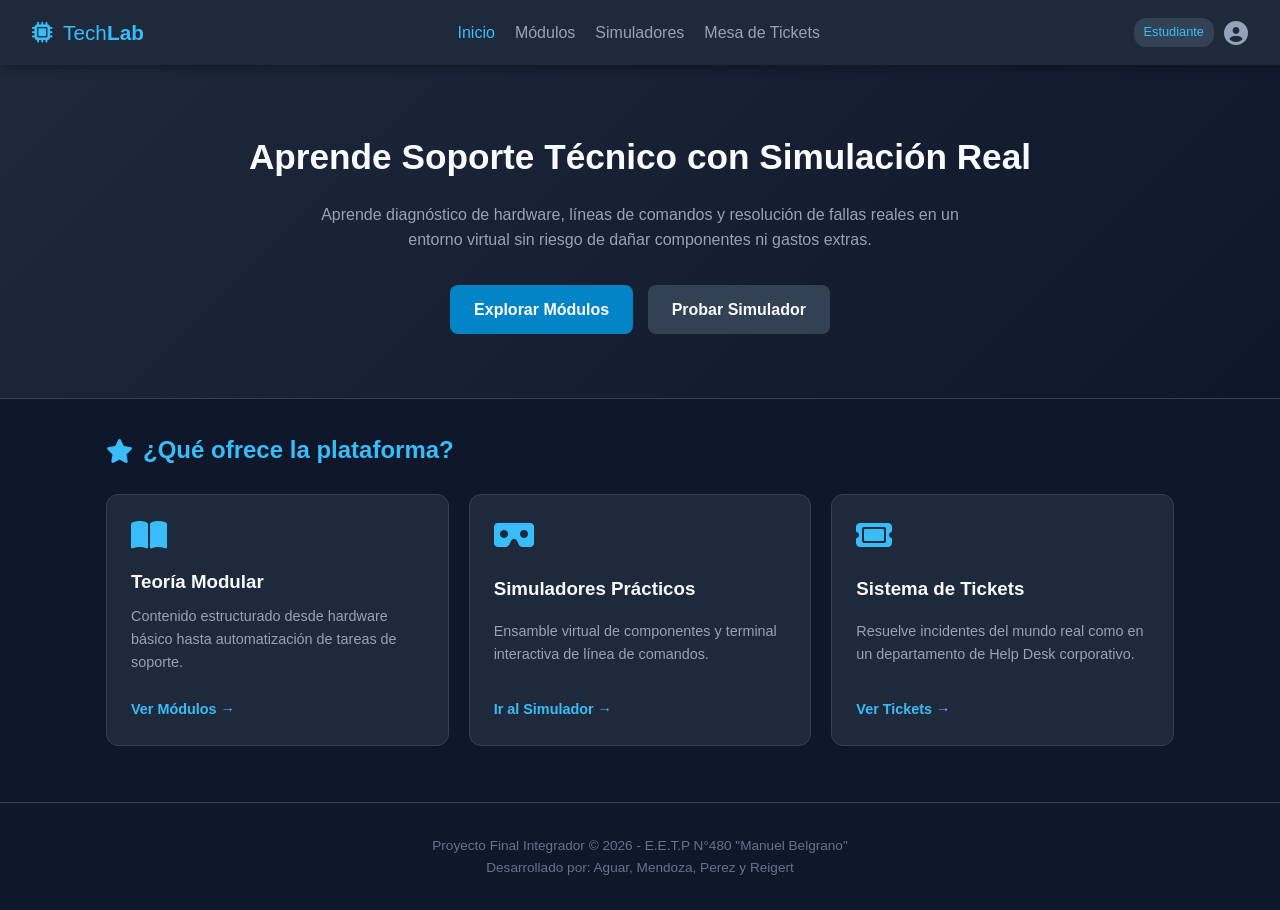
<file: index.html>
<!DOCTYPE html>
<html lang="es">
<head>
    <meta charset="UTF-8">
    <meta name="viewport" content="width=device-width, initial-scale=1.0">
    <title>TechLab - Plataforma de Soporte Técnico</title>
    <link rel="stylesheet" href="style.css">
    <link rel="stylesheet" href="https://cdnjs.cloudflare.com/ajax/libs/font-awesome/6.4.0/css/all.min.css">
</head>
<body>
    <!-- Navegación Principal -->
    <header class="navbar">
        <div class="logo">
            <i class="fa-solid fa-microchip"></i>
            <span>Tech<strong>Lab</strong></span>
        </div>
        <nav class="nav-links">
            <a href="index.html" class="active">Inicio</a>
            <a href="modulos.html">Módulos</a>
            <a href="simulador.html">Simuladores</a>
            <a href="tickets.html">Mesa de Tickets</a>
        </nav>
        <div class="user-profile">
            <span class="user-badge">Estudiante</span>
            <i class="fa-solid fa-circle-user avatar"></i>
        </div>
    </header>

    <!-- Hero Section -->
    <section class="hero">
        <div class="hero-content">
            <h1>Aprende Soporte Técnico con Simulación Real</h1>
            <p>Aprende diagnóstico de hardware, líneas de comandos y resolución de fallas reales en un entorno virtual sin riesgo de dañar componentes ni gastos extras.</p>
            <div class="hero-buttons">
                <a href="modulos.html" class="btn btn-primary">Explorar Módulos</a>
                <a href="simulador.html" class="btn btn-secondary">Probar Simulador</a>
            </div>
        </div>
    </section>

    <!-- Características del Proyecto -->
    <main class="container">
        <section class="section">
            <h2 class="section-title"><i class="fa-solid fa-star"></i> ¿Qué ofrece la plataforma?</h2>
            <div class="cards-grid">
                <div class="card">
                    <i class="fa-solid fa-book-open card-icon"></i>
                    <h3>Teoría Modular</h3>
                    <p>Contenido estructurado desde hardware básico hasta automatización de tareas de soporte.</p>
                    <a href="modulos.html" class="btn-card">Ver Módulos &rarr;</a>
                </div>
                <div class="card">
                    <i class="fa-solid fa-vr-cardboard card-icon"></i>
                    <h3>Simuladores Prácticos</h3>
                    <p>Ensamble virtual de componentes y terminal interactiva de línea de comandos.</p>
                    <a href="simulador.html" class="btn-card">Ir al Simulador &rarr;</a>
                </div>
                <div class="card">
                    <i class="fa-solid fa-ticket card-icon"></i>
                    <h3>Sistema de Tickets</h3>
                    <p>Resuelve incidentes del mundo real como en un departamento de Help Desk corporativo.</p>
                    <a href="tickets.html" class="btn-card">Ver Tickets &rarr;</a>
                </div>
            </div>
        </section>
    </main>

    <footer class="footer">
        <p>Proyecto Final Integrador &copy; 2026 - E.E.T.P N°480 "Manuel Belgrano"</p>
        <p>Desarrollado por: Aguar, Mendoza, Perez y Reigert</p>
    </footer>
</body>
</html>
</file>
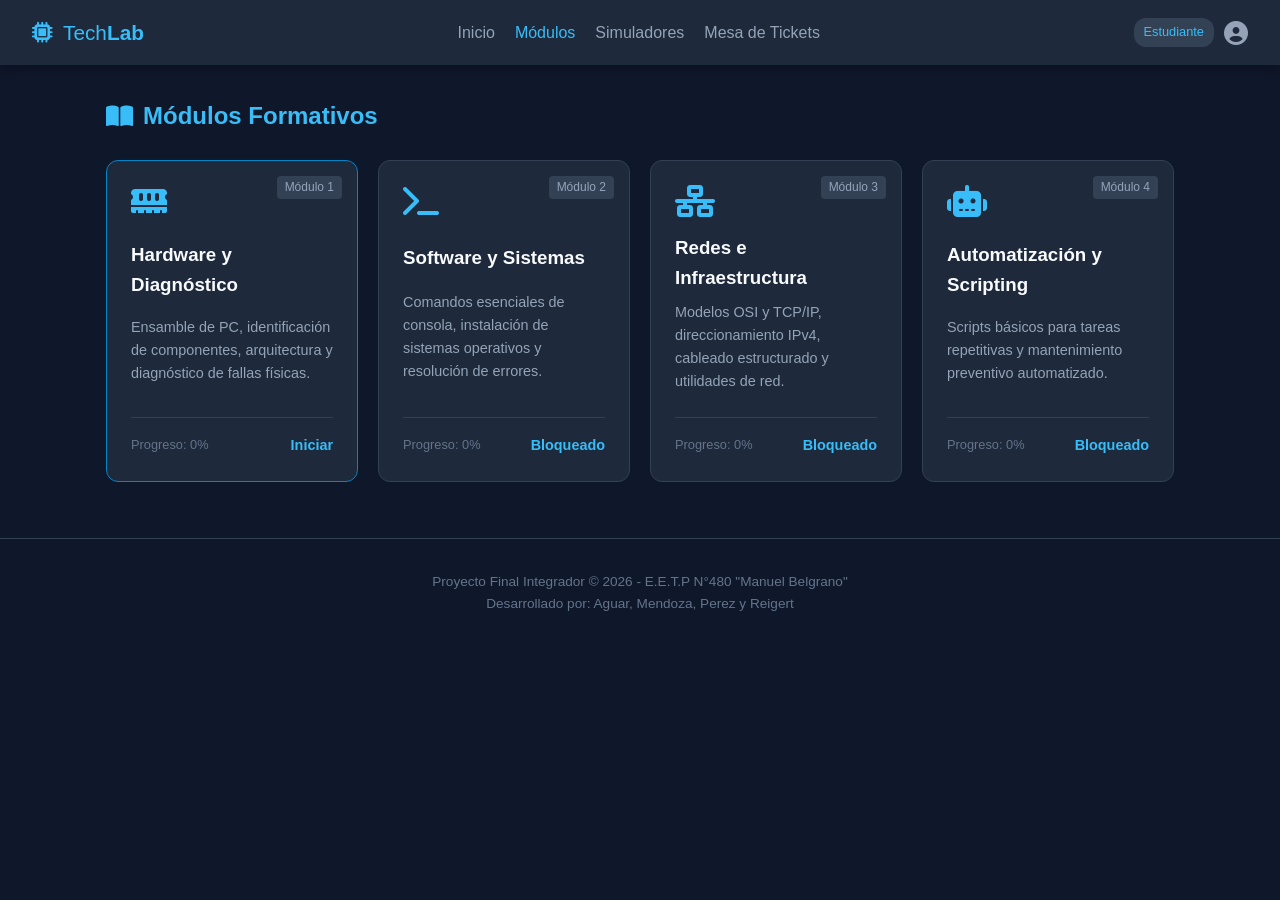
<file: modulos.html>
<!DOCTYPE html>
<html lang="es">
<head>
    <meta charset="UTF-8">
    <meta name="viewport" content="width=device-width, initial-scale=1.0">
    <title>Módulos - TechLab</title>
    <link rel="stylesheet" href="style.css">
    <link rel="stylesheet" href="https://cdnjs.cloudflare.com/ajax/libs/font-awesome/6.4.0/css/all.min.css">
</head>
<body>
    <header class="navbar">
        <div class="logo">
            <i class="fa-solid fa-microchip"></i>
            <span>Tech<strong>Lab</strong></span>
        </div>
        <nav class="nav-links">
            <a href="index.html">Inicio</a>
            <a href="modulos.html" class="active">Módulos</a>
            <a href="simulador.html">Simuladores</a>
            <a href="tickets.html">Mesa de Tickets</a>
        </nav>
        <div class="user-profile">
            <span class="user-badge">Estudiante</span>
            <i class="fa-solid fa-circle-user avatar"></i>
        </div>
    </header>

    <main class="container">
        <section class="section">
            <h2 class="section-title"><i class="fa-solid fa-book-open"></i> Módulos Formativos</h2>
            <div class="cards-grid">
                <div class="card active-card">
                    <div class="card-tag">Módulo 1</div>
                    <i class="fa-solid fa-memory card-icon"></i>
                    <h3>Hardware y Diagnóstico</h3>
                    <p>Ensamble de PC, identificación de componentes, arquitectura y diagnóstico de fallas físicas.</p>
                    <div class="card-footer">
                        <span class="progress-text">Progreso: 0%</span>
                        <a href="#" class="btn-card">Iniciar</a>
                    </div>
                </div>
                <div class="card">
                    <div class="card-tag">Módulo 2</div>
                    <i class="fa-solid fa-terminal card-icon"></i>
                    <h3>Software y Sistemas</h3>
                    <p>Comandos esenciales de consola, instalación de sistemas operativos y resolución de errores.</p>
                    <div class="card-footer">
                        <span class="progress-text">Progreso: 0%</span>
                        <a href="#" class="btn-card">Bloqueado</a>
                    </div>
                </div>
                <div class="card">
                    <div class="card-tag">Módulo 3</div>
                    <i class="fa-solid fa-network-wired card-icon"></i>
                    <h3>Redes e Infraestructura</h3>
                    <p>Modelos OSI y TCP/IP, direccionamiento IPv4, cableado estructurado y utilidades de red.</p>
                    <div class="card-footer">
                        <span class="progress-text">Progreso: 0%</span>
                        <a href="#" class="btn-card">Bloqueado</a>
                    </div>
                </div>
                <div class="card">
                    <div class="card-tag">Módulo 4</div>
                    <i class="fa-solid fa-robot card-icon"></i>
                    <h3>Automatización y Scripting</h3>
                    <p>Scripts básicos para tareas repetitivas y mantenimiento preventivo automatizado.</p>
                    <div class="card-footer">
                        <span class="progress-text">Progreso: 0%</span>
                        <a href="#" class="btn-card">Bloqueado</a>
                    </div>
                </div>
            </div>
        </section>
    </main>
    <footer class="footer">
        <p>Proyecto Final Integrador &copy; 2026 - E.E.T.P N°480 "Manuel Belgrano"</p>
        <p>Desarrollado por: Aguar, Mendoza, Perez y Reigert</p>
    </footer>
</body>
</html>
</file>
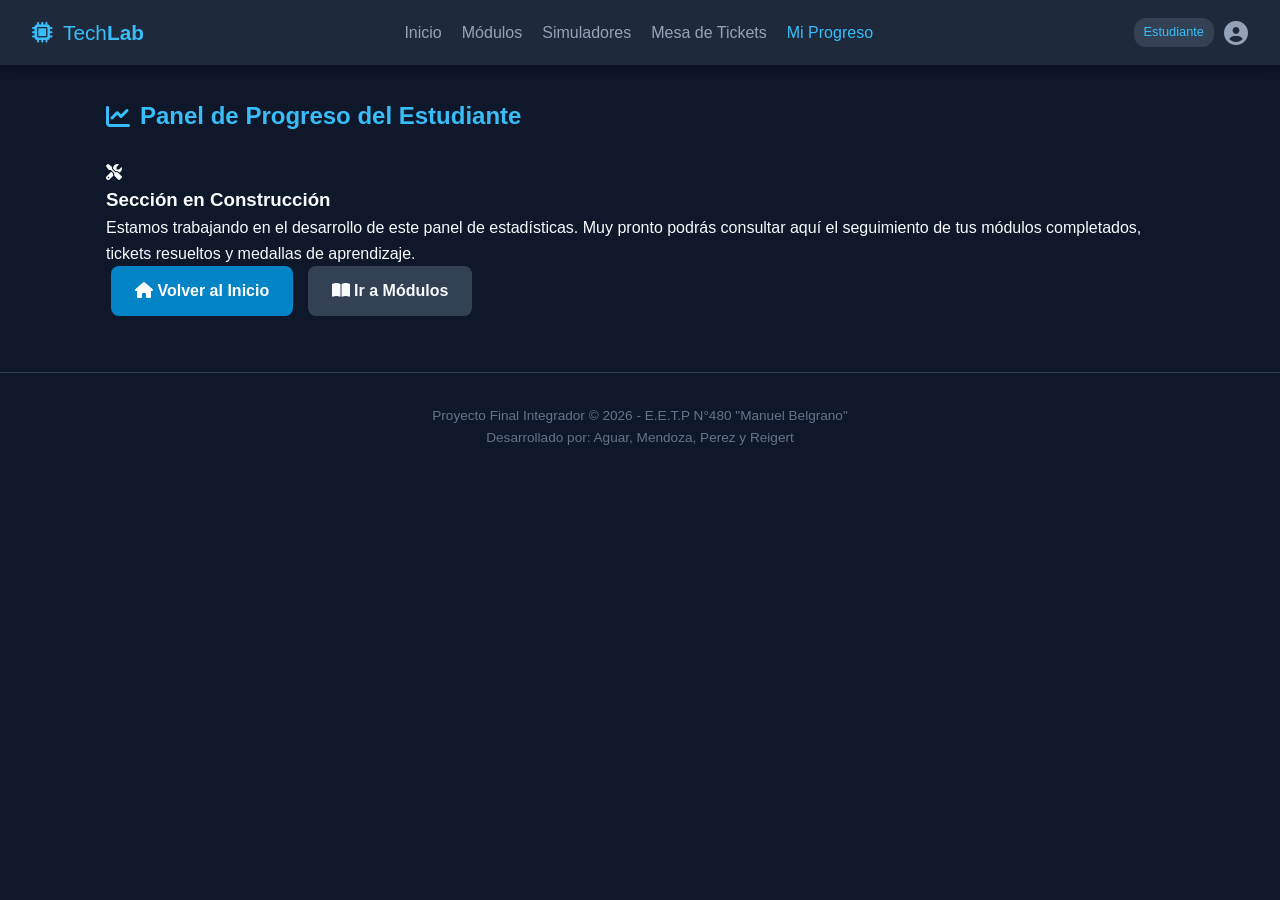
<file: progreso.html>
<!DOCTYPE html>
<html lang="es">
<head>
    <meta charset="UTF-8">
    <meta name="viewport" content="width=device-width, initial-scale=1.0">
    <title>Mi Progreso - TechLab</title>
    <link rel="stylesheet" href="style.css">
    <link rel="stylesheet" href="https://cdnjs.cloudflare.com/ajax/libs/font-awesome/6.4.0/css/all.min.css">
</head>
<body>
    <header class="navbar">
        <div class="logo">
            <i class="fa-solid fa-microchip"></i>
            <span>Tech<strong>Lab</strong></span>
        </div>
        <nav class="nav-links">
            <a href="index.html">Inicio</a>
            <a href="modulos.html">Módulos</a>
            <a href="simulador.html">Simuladores</a>
            <a href="tickets.html">Mesa de Tickets</a>
            <a href="progreso.html" class="active">Mi Progreso</a>
        </nav>
        <div class="user-profile">
            <span class="user-badge">Estudiante</span>
            <i class="fa-solid fa-circle-user avatar"></i>
        </div>
    </header>

    <main class="container">
        <section class="section">
            <h2 class="section-title"><i class="fa-solid fa-chart-line"></i> Panel de Progreso del Estudiante</h2>
            
            <div class="construction-container">
                <div class="construction-card">
                    <i class="fa-solid fa-screwdriver-wrench construction-icon"></i>
                    <h3>Sección en Construcción</h3>
                    <p>Estamos trabajando en el desarrollo de este panel de estadísticas. Muy pronto podrás consultar aquí el seguimiento de tus módulos completados, tickets resueltos y medallas de aprendizaje.</p>
                    <div class="construction-actions">
                        <a href="index.html" class="btn btn-primary"><i class="fa-solid fa-house"></i> Volver al Inicio</a>
                        <a href="modulos.html" class="btn btn-secondary"><i class="fa-solid fa-book-open"></i> Ir a Módulos</a>
                    </div>
                </div>
            </div>
        </section>
    </main>

    <footer class="footer">
        <p>Proyecto Final Integrador &copy; 2026 - E.E.T.P N°480 "Manuel Belgrano"</p>
        <p>Desarrollado por: Aguar, Mendoza, Perez y Reigert</p>
    </footer>
</body>
</html>
</file>
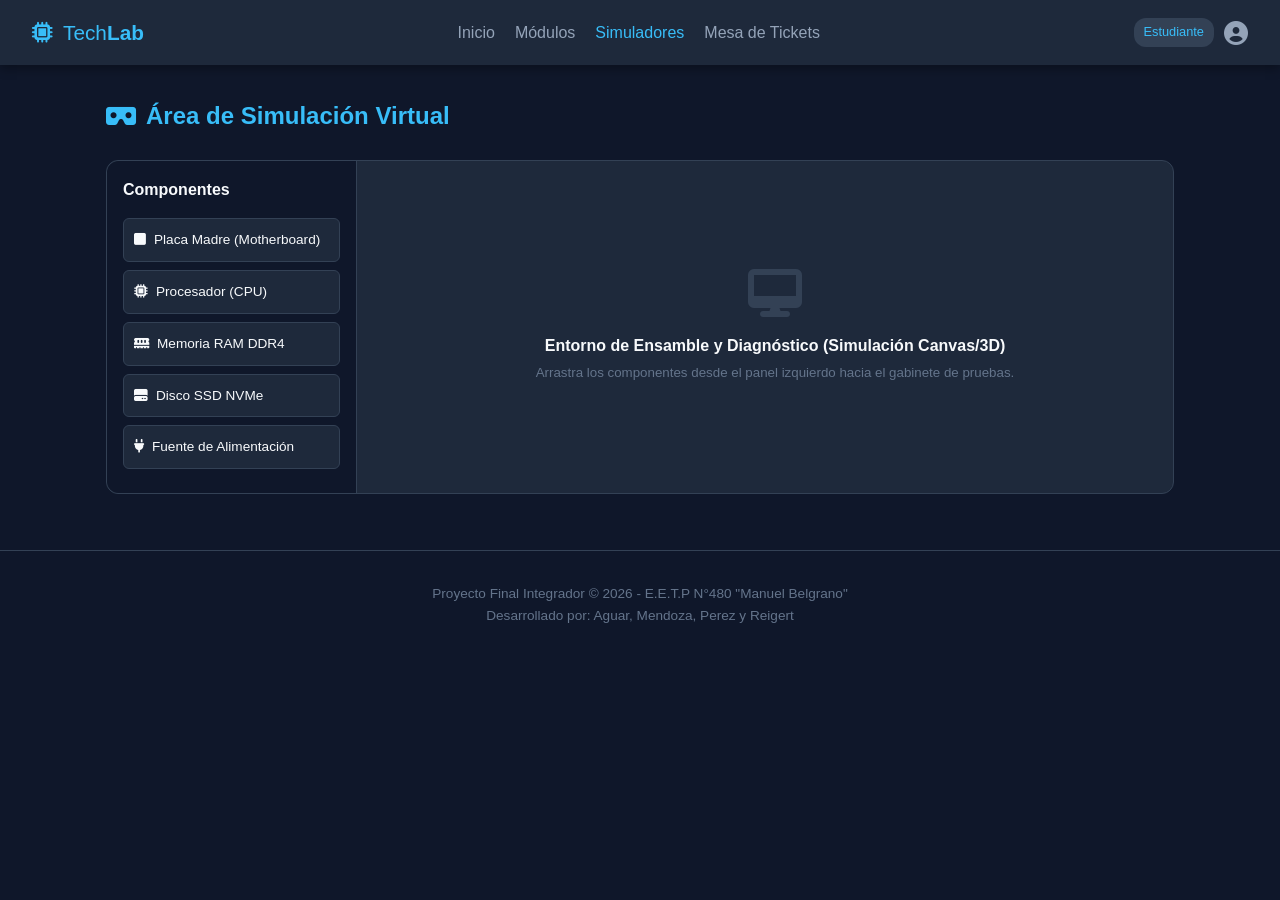
<file: simulador.html>
<!DOCTYPE html>
<html lang="es">
<head>
    <meta charset="UTF-8">
    <meta name="viewport" content="width=device-width, initial-scale=1.0">
    <title>Simulador - TechLab</title>
    <link rel="stylesheet" href="style.css">
    <link rel="stylesheet" href="https://cdnjs.cloudflare.com/ajax/libs/font-awesome/6.4.0/css/all.min.css">
</head>
<body>
    <header class="navbar">
        <div class="logo">
            <i class="fa-solid fa-microchip"></i>
            <span>Tech<strong>Lab</strong></span>
        </div>
        <nav class="nav-links">
            <a href="index.html">Inicio</a>
            <a href="modulos.html">Módulos</a>
            <a href="simulador.html" class="active">Simuladores</a>
            <a href="tickets.html">Mesa de Tickets</a>
        </nav>
        <div class="user-profile">
            <span class="user-badge">Estudiante</span>
            <i class="fa-solid fa-circle-user avatar"></i>
        </div>
    </header>

    <main class="container">
        <section class="section">
            <h2 class="section-title"><i class="fa-solid fa-vr-cardboard"></i> Área de Simulación Virtual</h2>
            <div class="simulator-wrapper">
                <aside class="components-panel">
                    <h3>Componentes</h3>
                    <ul class="component-list">
                        <li class="comp-item" draggable="true"><i class="fa-solid fa-square"></i> Placa Madre (Motherboard)</li>
                        <li class="comp-item" draggable="true"><i class="fa-solid fa-microchip"></i> Procesador (CPU)</li>
                        <li class="comp-item" draggable="true"><i class="fa-solid fa-memory"></i> Memoria RAM DDR4</li>
                        <li class="comp-item" draggable="true"><i class="fa-solid fa-hard-drive"></i> Disco SSD NVMe</li>
                        <li class="comp-item" draggable="true"><i class="fa-solid fa-plug"></i> Fuente de Alimentación</li>
                    </ul>
                </aside>  
                <div class="workspace-panel">
                    <div class="workspace-placeholder">
                        <i class="fa-solid fa-desktop workspace-icon"></i>
                        <p><strong>Entorno de Ensamble y Diagnóstico (Simulación Canvas/3D)</strong></p>
                        <small>Arrastra los componentes desde el panel izquierdo hacia el gabinete de pruebas.</small>
                    </div>
                </div>
            </div>
        </section>
    </main>

    <footer class="footer">
        <p>Proyecto Final Integrador &copy; 2026 - E.E.T.P N°480 "Manuel Belgrano"</p>
        <p>Desarrollado por: Aguar, Mendoza, Perez y Reigert</p>
    </footer>
</body>
</html>
</file>
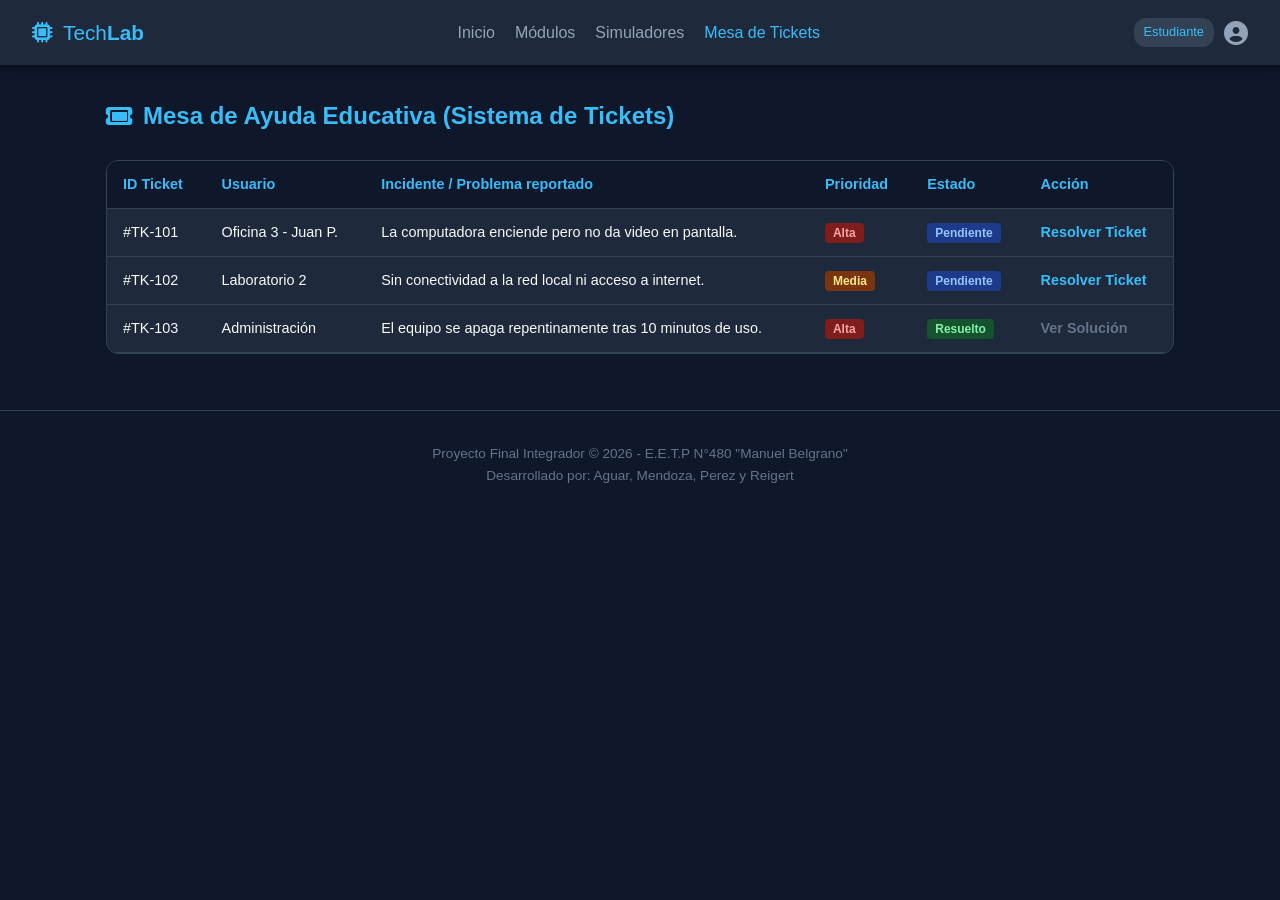
<file: tickets.html>
<!DOCTYPE html>
<html lang="es">
<head>
    <meta charset="UTF-8">
    <meta name="viewport" content="width=device-width, initial-scale=1.0">
    <title>Mesa de Tickets - TechLab</title>
    <link rel="stylesheet" href="style.css">
    <link rel="stylesheet" href="https://cdnjs.cloudflare.com/ajax/libs/font-awesome/6.4.0/css/all.min.css">
</head>
<body>
    <header class="navbar">
        <div class="logo">
            <i class="fa-solid fa-microchip"></i>
            <span>Tech<strong>Lab</strong></span>
        </div>
        <nav class="nav-links">
            <a href="index.html">Inicio</a>
            <a href="modulos.html">Módulos</a>
            <a href="simulador.html">Simuladores</a>
            <a href="tickets.html" class="active">Mesa de Tickets</a>
        </nav>
        <div class="user-profile">
            <span class="user-badge">Estudiante</span>
            <i class="fa-solid fa-circle-user avatar"></i>
        </div>
    </header>

    <main class="container">
        <section class="section">
            <h2 class="section-title"><i class="fa-solid fa-ticket"></i> Mesa de Ayuda Educativa (Sistema de Tickets)</h2>
            <div class="tickets-table-container">
                <table class="tickets-table">
                    <thead>
                        <tr>
                            <th>ID Ticket</th>
                            <th>Usuario</th>
                            <th>Incidente / Problema reportado</th>
                            <th>Prioridad</th>
                            <th>Estado</th>
                            <th>Acción</th>
                        </tr>
                    </thead>
                    <tbody>
                        <tr>
                            <td>#TK-101</td>
                            <td>Oficina 3 - Juan P.</td>
                            <td>La computadora enciende pero no da video en pantalla.</td>
                            <td><span class="badge badge-high">Alta</span></td>
                            <td><span class="badge badge-pending">Pendiente</span></td>
                            <td><a href="#" class="btn-action">Resolver Ticket</a></td>
                        </tr>
                        <tr>
                            <td>#TK-102</td>
                            <td>Laboratorio 2</td>
                            <td>Sin conectividad a la red local ni acceso a internet.</td>
                            <td><span class="badge badge-medium">Media</span></td>
                            <td><span class="badge badge-pending">Pendiente</span></td>
                            <td><a href="#" class="btn-action">Resolver Ticket</a></td>
                        </tr>
                        <tr>
                            <td>#TK-103</td>
                            <td>Administración</td>
                            <td>El equipo se apaga repentinamente tras 10 minutos de uso.</td>
                            <td><span class="badge badge-high">Alta</span></td>
                            <td><span class="badge badge-completed">Resuelto</span></td>
                            <td><a href="#" class="btn-action btn-disabled">Ver Solución</a></td>
                        </tr>
                    </tbody>
                </table>
            </div>
        </section>
    </main>

    <footer class="footer">
        <p>Proyecto Final Integrador &copy; 2026 - E.E.T.P N°480 "Manuel Belgrano"</p>
        <p>Desarrollado por: Aguar, Mendoza, Perez y Reigert</p>
    </footer>
</body>
</html>
</file>
<file: style.css>
/* Reset Básico de Estilos */
* {
    margin: 0;
    padding: 0;
    box-sizing: border-box;
    font-family: 'Segoe UI', Tahoma, Geneva, Verdana, sans-serif;
}

body {
    background-color: #0f172a;
    color: #f8fafc;
    line-height: 1.6;
}

/* Barra de Navegación */
.navbar {
    display: flex;
    justify-content: space-between;
    align-items: center;
    background-color: #1e293b;
    padding: 1rem 2rem;
    position: sticky;
    top: 0;
    z-index: 100;
    box-shadow: 0 4px 10px rgba(0, 0, 0, 0.3);
}

.logo {
    font-size: 1.3rem;
    color: #38bdf8;
    display: flex;
    align-items: center;
    gap: 10px;
}

.nav-links {
    display: flex;
    gap: 20px;
}

.nav-links a {
    color: #94a3b8;
    text-decoration: none;
    font-weight: 500;
    transition: color 0.3s;
}

.nav-links a:hover, .nav-links a.active {
    color: #38bdf8;
}

.user-profile {
    display: flex;
    align-items: center;
    gap: 10px;
}

.user-badge {
    background-color: #334155;
    padding: 4px 10px;
    border-radius: 12px;
    font-size: 0.8rem;
    color: #38bdf8;
}

.avatar {
    font-size: 1.5rem;
    color: #94a3b8;
}

/* Hero Section */
.hero {
    background: linear-gradient(135deg, #1e293b 0%, #0f172a 100%);
    text-align: center;
    padding: 4rem 1rem;
    border-bottom: 1px solid #334155;
}

.hero-content h1 {
    font-size: 2.2rem;
    margin-bottom: 1rem;
    color: #f8fafc;
}

.hero-content p {
    max-width: 650px;
    margin: 0 auto 2rem auto;
    color: #94a3b8;
}

.btn {
    display: inline-block;
    padding: 0.75rem 1.5rem;
    border-radius: 8px;
    text-decoration: none;
    font-weight: 600;
    margin: 0 5px;
}

.btn-primary {
    background-color: #0284c7;
    color: #ffffff;
}

.btn-secondary {
    background-color: #334155;
    color: #f8fafc;
}

/* Layout Principal */
.container {
    max-width: 1100px;
    margin: 2rem auto;
    padding: 0 1rem;
}

.section {
    margin-bottom: 3.5rem;
}

.section-title {
    font-size: 1.5rem;
    margin-bottom: 1.5rem;
    color: #38bdf8;
    display: flex;
    align-items: center;
    gap: 10px;
}

/* Tarjetas de Módulos */
.cards-grid {
    display: grid;
    grid-template-columns: repeat(auto-fit, minmax(230px, 1fr));
    gap: 20px;
}

.card {
    background-color: #1e293b;
    padding: 1.5rem;
    border-radius: 12px;
    border: 1px solid #334155;
    position: relative;
    display: flex;
    flex-direction: column;
    justify-content: space-between;
}

.active-card {
    border-color: #0284c7;
}

.card-tag {
    position: absolute;
    top: 15px;
    right: 15px;
    font-size: 0.75rem;
    background-color: #334155;
    padding: 2px 8px;
    border-radius: 4px;
    color: #94a3b8;
}

.card-icon {
    font-size: 2rem;
    color: #38bdf8;
    margin-bottom: 1rem;
}

.card h3 {
    margin-bottom: 0.5rem;
}

.card p {
    font-size: 0.9rem;
    color: #94a3b8;
    margin-bottom: 1.5rem;
}

.card-footer {
    display: flex;
    justify-content: space-between;
    align-items: center;
    border-top: 1px solid #334155;
    padding-top: 1rem;
}

.progress-text {
    font-size: 0.8rem;
    color: #64748b;
}

.btn-card {
    color: #38bdf8;
    text-decoration: none;
    font-weight: 600;
    font-size: 0.9rem;
}

/* Área de Simulación */
.simulator-wrapper {
    display: flex;
    gap: 20px;
    background-color: #1e293b;
    border: 1px solid #334155;
    border-radius: 12px;
    min-height: 320px;
}

.components-panel {
    width: 250px;
    background-color: #0f172a;
    padding: 1rem;
    border-right: 1px solid #334155;
    border-radius: 12px 0 0 12px;
}

.components-panel h3 {
    font-size: 1rem;
    margin-bottom: 1rem;
    color: #f8fafc;
}

.component-list {
    list-style: none;
}

.comp-item {
    background-color: #1e293b;
    padding: 10px;
    margin-bottom: 8px;
    border-radius: 6px;
    font-size: 0.85rem;
    cursor: grab;
    border: 1px solid #334155;
    display: flex;
    align-items: center;
    gap: 8px;
}

.workspace-panel {
    flex: 1;
    display: flex;
    align-items: center;
    justify-content: center;
    padding: 2rem;
    text-align: center;
}

.workspace-icon {
    font-size: 3rem;
    color: #334155;
    margin-bottom: 1rem;
}

.workspace-placeholder p {
    color: #f8fafc;
}

.workspace-placeholder small {
    color: #64748b;
}

/* Tablas de Tickets */
.tickets-table-container {
    background-color: #1e293b;
    border-radius: 12px;
    border: 1px solid #334155;
    overflow-x: auto;
}

.tickets-table {
    width: 100%;
    border-collapse: collapse;
    text-align: left;
    font-size: 0.9rem;
}

.tickets-table th, .tickets-table td {
    padding: 12px 16px;
    border-bottom: 1px solid #334155;
}

.tickets-table th {
    background-color: #0f172a;
    color: #38bdf8;
}

.badge {
    padding: 3px 8px;
    border-radius: 4px;
    font-size: 0.75rem;
    font-weight: 600;
}

.badge-high { background-color: #7f1d1d; color: #fca5a5; }
.badge-medium { background-color: #78350f; color: #fde68a; }
.badge-pending { background-color: #1e3a8a; color: #93c5fd; }
.badge-completed { background-color: #14532d; color: #86efac; }

.btn-action {
    color: #38bdf8;
    text-decoration: none;
    font-weight: 600;
}

.btn-disabled {
    color: #64748b;
}

/* Footer */
.footer {
    text-align: center;
    padding: 2rem;
    background-color: #0f172a;
    border-top: 1px solid #334155;
    font-size: 0.85rem;
    color: #64748b;
}
</file>
